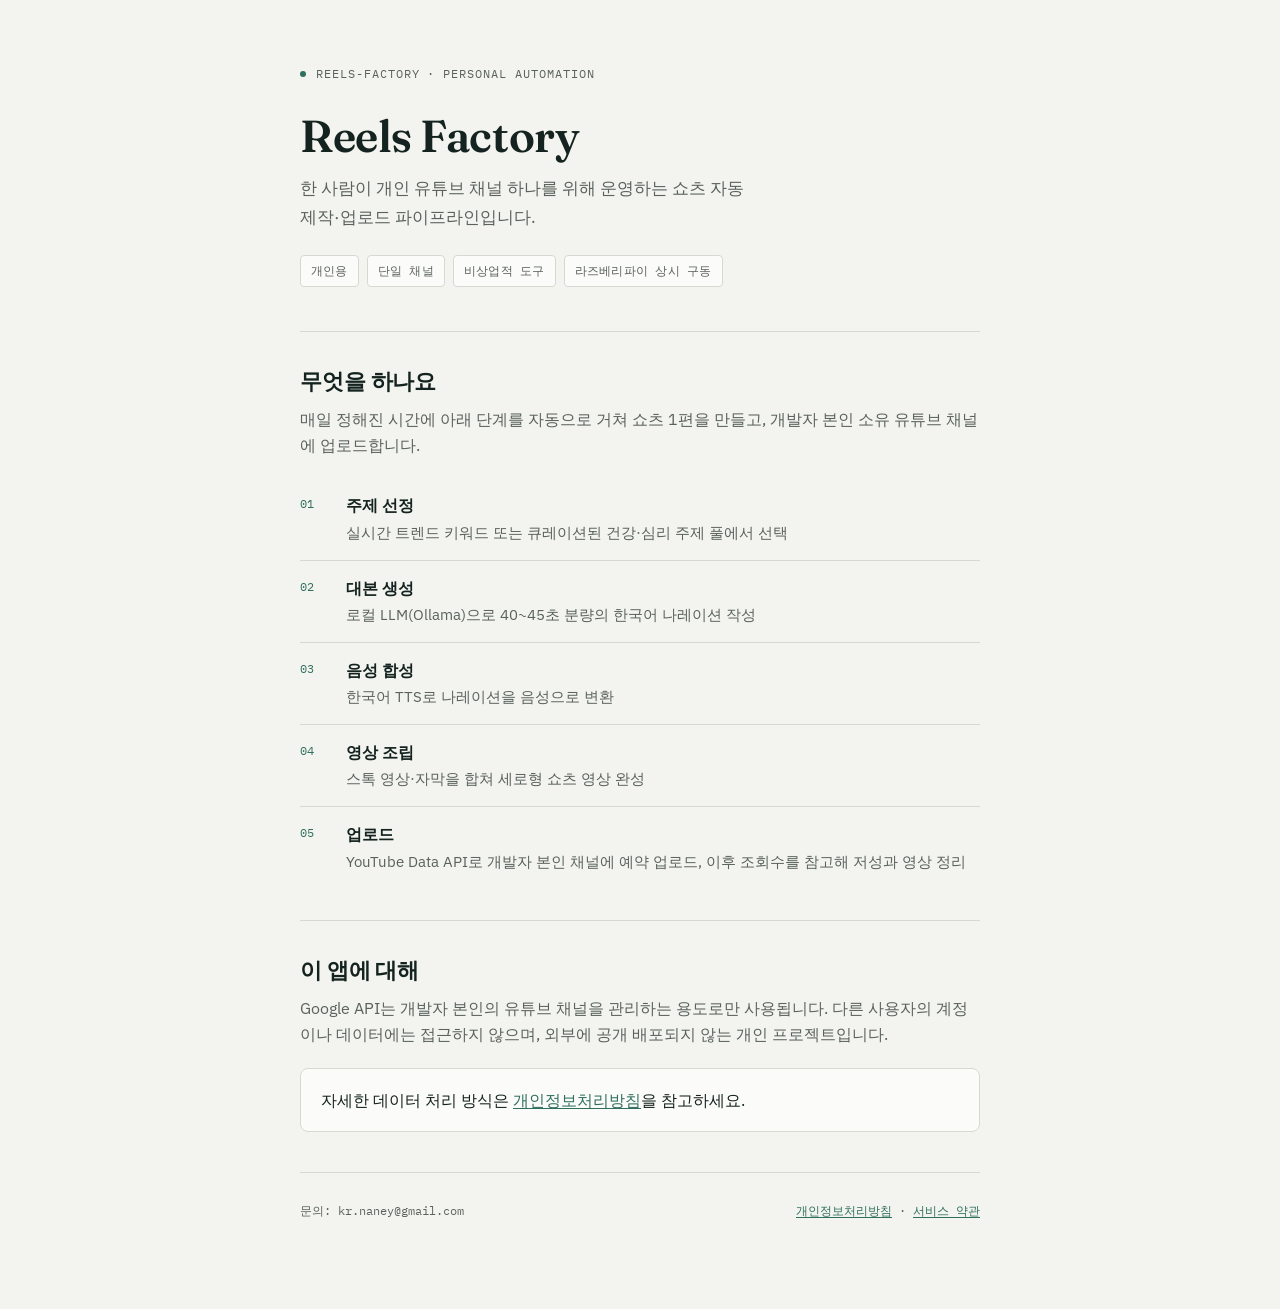
<file: index.html>
<!DOCTYPE html>
<html lang="ko">
<head>
<meta charset="UTF-8">
<meta name="viewport" content="width=device-width, initial-scale=1">
<title>Reels Factory</title>
<meta name="google-site-verification" content="o4fA6GDOjPgDtaAgLeWDMJcLNOhpmrbWEjuDl4i_91Y" />
<link rel="stylesheet" href="https://fonts.googleapis.com/css2?family=Fraunces:opsz,wght@9..144,500;9..144,600;9..144,700&family=IBM+Plex+Sans:wght@400;500;600&family=IBM+Plex+Mono:wght@400;500&display=swap">
<link rel="stylesheet" href="styles.css">
</head>
<body>

<div class="wrap">

  <div class="meta"><span class="dot"></span>reels-factory · personal automation</div>

  <h1>Reels Factory</h1>
  <p class="tagline">한 사람이 개인 유튜브 채널 하나를 위해 운영하는 쇼츠 자동 제작·업로드 파이프라인입니다.</p>

  <div class="tags">
    <span class="tag">개인용</span>
    <span class="tag">단일 채널</span>
    <span class="tag">비상업적 도구</span>
    <span class="tag">라즈베리파이 상시 구동</span>
  </div>

  <div class="section">
    <h2>무엇을 하나요</h2>
    <p class="lede">매일 정해진 시간에 아래 단계를 자동으로 거쳐 쇼츠 1편을 만들고, 개발자 본인 소유 유튜브 채널에 업로드합니다.</p>
    <ol class="pipeline">
      <li><span class="n">01</span><div><p class="stage-name">주제 선정</p><p class="stage-desc">실시간 트렌드 키워드 또는 큐레이션된 건강·심리 주제 풀에서 선택</p></div></li>
      <li><span class="n">02</span><div><p class="stage-name">대본 생성</p><p class="stage-desc">로컬 LLM(Ollama)으로 40~45초 분량의 한국어 나레이션 작성</p></div></li>
      <li><span class="n">03</span><div><p class="stage-name">음성 합성</p><p class="stage-desc">한국어 TTS로 나레이션을 음성으로 변환</p></div></li>
      <li><span class="n">04</span><div><p class="stage-name">영상 조립</p><p class="stage-desc">스톡 영상·자막을 합쳐 세로형 쇼츠 영상 완성</p></div></li>
      <li><span class="n">05</span><div><p class="stage-name">업로드</p><p class="stage-desc">YouTube Data API로 개발자 본인 채널에 예약 업로드, 이후 조회수를 참고해 저성과 영상 정리</p></div></li>
    </ol>
  </div>

  <div class="section">
    <h2>이 앱에 대해</h2>
    <p class="lede">Google API는 개발자 본인의 유튜브 채널을 관리하는 용도로만 사용됩니다. 다른 사용자의 계정이나 데이터에는 접근하지 않으며, 외부에 공개 배포되지 않는 개인 프로젝트입니다.</p>
    <div class="card">
      <p>자세한 데이터 처리 방식은 <a href="privacy.html">개인정보처리방침</a>을 참고하세요.</p>
    </div>
  </div>

  <footer>
    <span>문의: kr.naney@gmail.com</span>
    <span><a href="privacy.html">개인정보처리방침</a> · <a href="terms.html">서비스 약관</a></span>
  </footer>

</div>
</body>
</html>
</file>
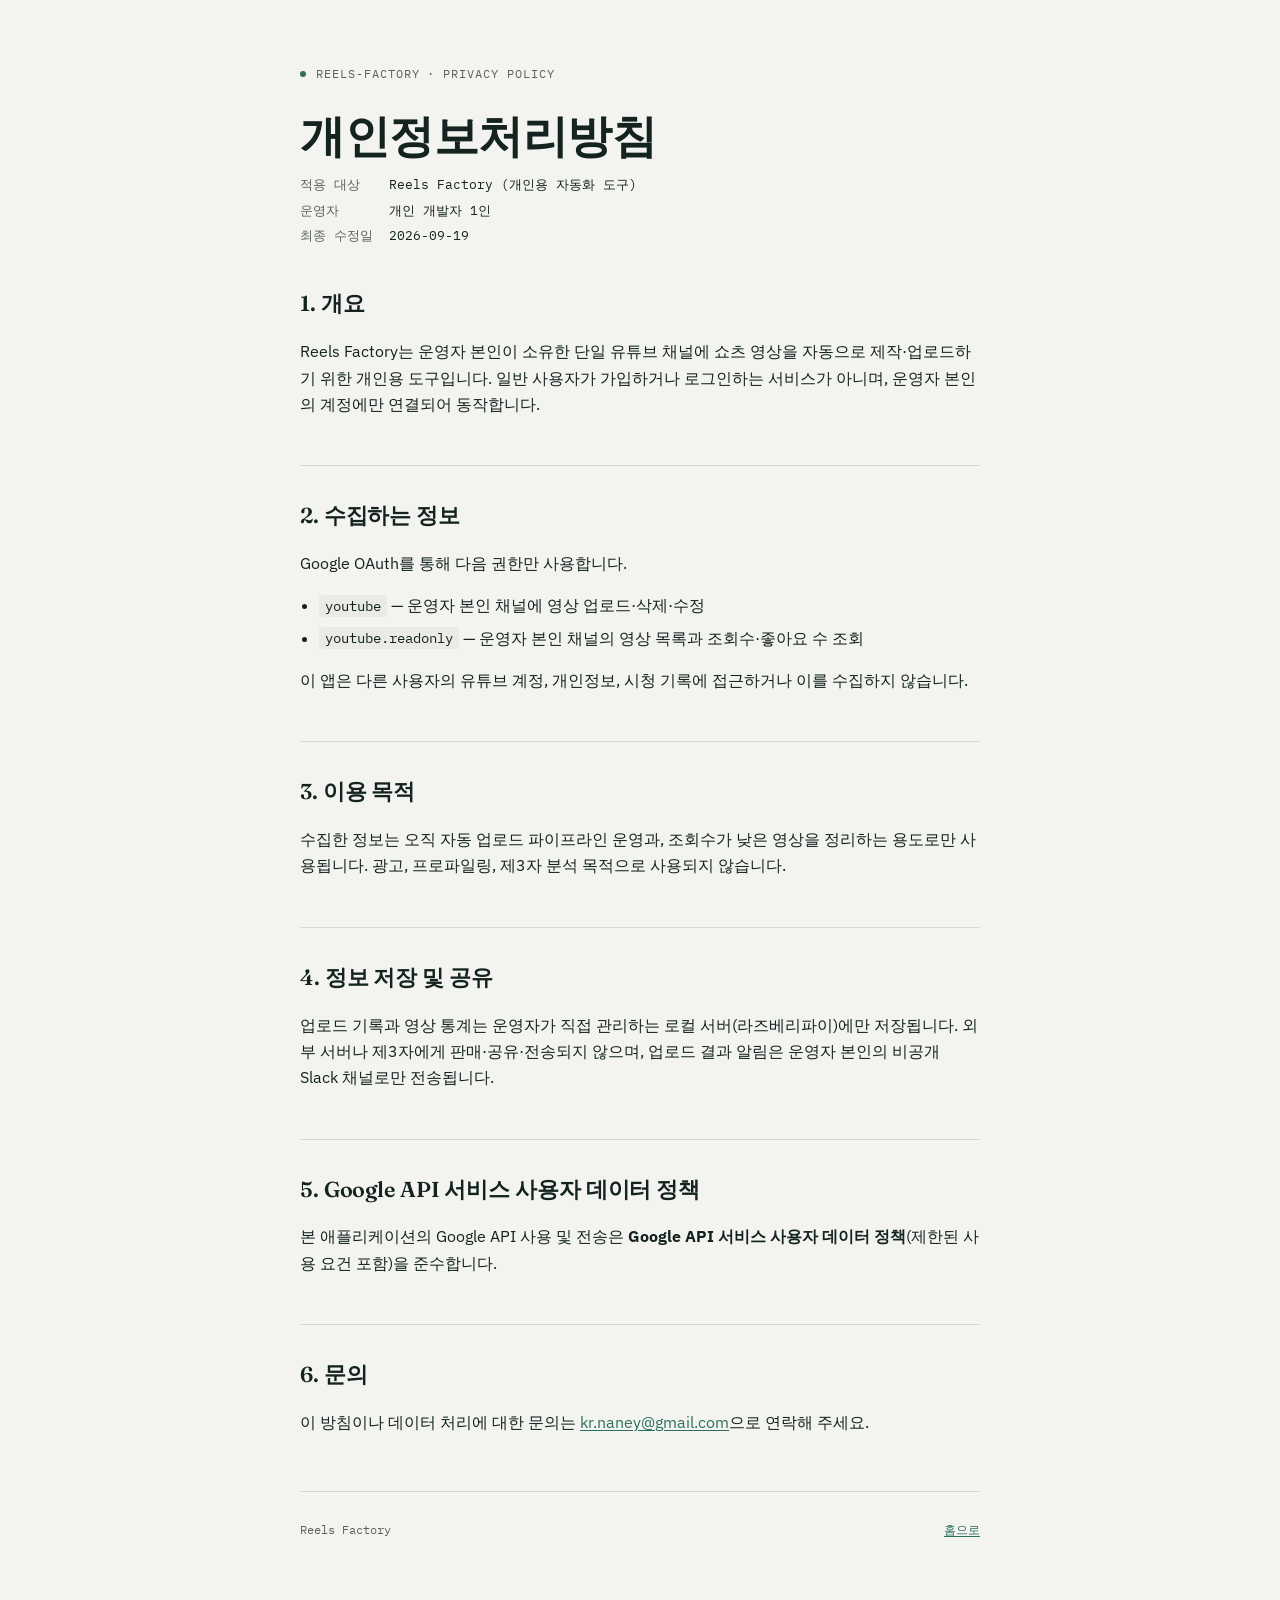
<file: privacy.html>
<!DOCTYPE html>
<html lang="ko">
<head>
<meta charset="UTF-8">
<meta name="viewport" content="width=device-width, initial-scale=1">
<title>개인정보처리방침 — Reels Factory</title>
<link rel="stylesheet" href="https://fonts.googleapis.com/css2?family=Fraunces:opsz,wght@9..144,500;9..144,600;9..144,700&family=IBM+Plex+Sans:wght@400;500;600&family=IBM+Plex+Mono:wght@400;500&display=swap">
<link rel="stylesheet" href="styles.css">
</head>
<body>

<div class="wrap">

  <div class="meta"><span class="dot"></span>reels-factory · privacy policy</div>

  <h1>개인정보처리방침</h1>

  <dl class="policy-meta">
    <dt>적용 대상</dt><dd>Reels Factory (개인용 자동화 도구)</dd>
    <dt>운영자</dt><dd>개인 개발자 1인</dd>
    <dt>최종 수정일</dt><dd>2026-09-19</dd>
  </dl>

  <div class="section" style="border-top:none; padding-top:0;">
    <h2>1. 개요</h2>
    <p>Reels Factory는 운영자 본인이 소유한 단일 유튜브 채널에 쇼츠 영상을 자동으로 제작·업로드하기 위한 개인용 도구입니다. 일반 사용자가 가입하거나 로그인하는 서비스가 아니며, 운영자 본인의 계정에만 연결되어 동작합니다.</p>
  </div>

  <div class="section">
    <h2>2. 수집하는 정보</h2>
    <p>Google OAuth를 통해 다음 권한만 사용합니다.</p>
    <ul class="plain">
      <li><code>youtube</code> — 운영자 본인 채널에 영상 업로드·삭제·수정</li>
      <li><code>youtube.readonly</code> — 운영자 본인 채널의 영상 목록과 조회수·좋아요 수 조회</li>
    </ul>
    <p>이 앱은 다른 사용자의 유튜브 계정, 개인정보, 시청 기록에 접근하거나 이를 수집하지 않습니다.</p>
  </div>

  <div class="section">
    <h2>3. 이용 목적</h2>
    <p>수집한 정보는 오직 자동 업로드 파이프라인 운영과, 조회수가 낮은 영상을 정리하는 용도로만 사용됩니다. 광고, 프로파일링, 제3자 분석 목적으로 사용되지 않습니다.</p>
  </div>

  <div class="section">
    <h2>4. 정보 저장 및 공유</h2>
    <p>업로드 기록과 영상 통계는 운영자가 직접 관리하는 로컬 서버(라즈베리파이)에만 저장됩니다. 외부 서버나 제3자에게 판매·공유·전송되지 않으며, 업로드 결과 알림은 운영자 본인의 비공개 Slack 채널로만 전송됩니다.</p>
  </div>

  <div class="section">
    <h2>5. Google API 서비스 사용자 데이터 정책</h2>
    <p>본 애플리케이션의 Google API 사용 및 전송은 <strong>Google API 서비스 사용자 데이터 정책</strong>(제한된 사용 요건 포함)을 준수합니다.</p>
  </div>

  <div class="section">
    <h2>6. 문의</h2>
    <p>이 방침이나 데이터 처리에 대한 문의는 <a href="mailto:kr.naney@gmail.com">kr.naney@gmail.com</a>으로 연락해 주세요.</p>
  </div>

  <footer>
    <span>Reels Factory</span>
    <span><a href="index.html">홈으로</a></span>
  </footer>

</div>
</body>
</html>
</file>
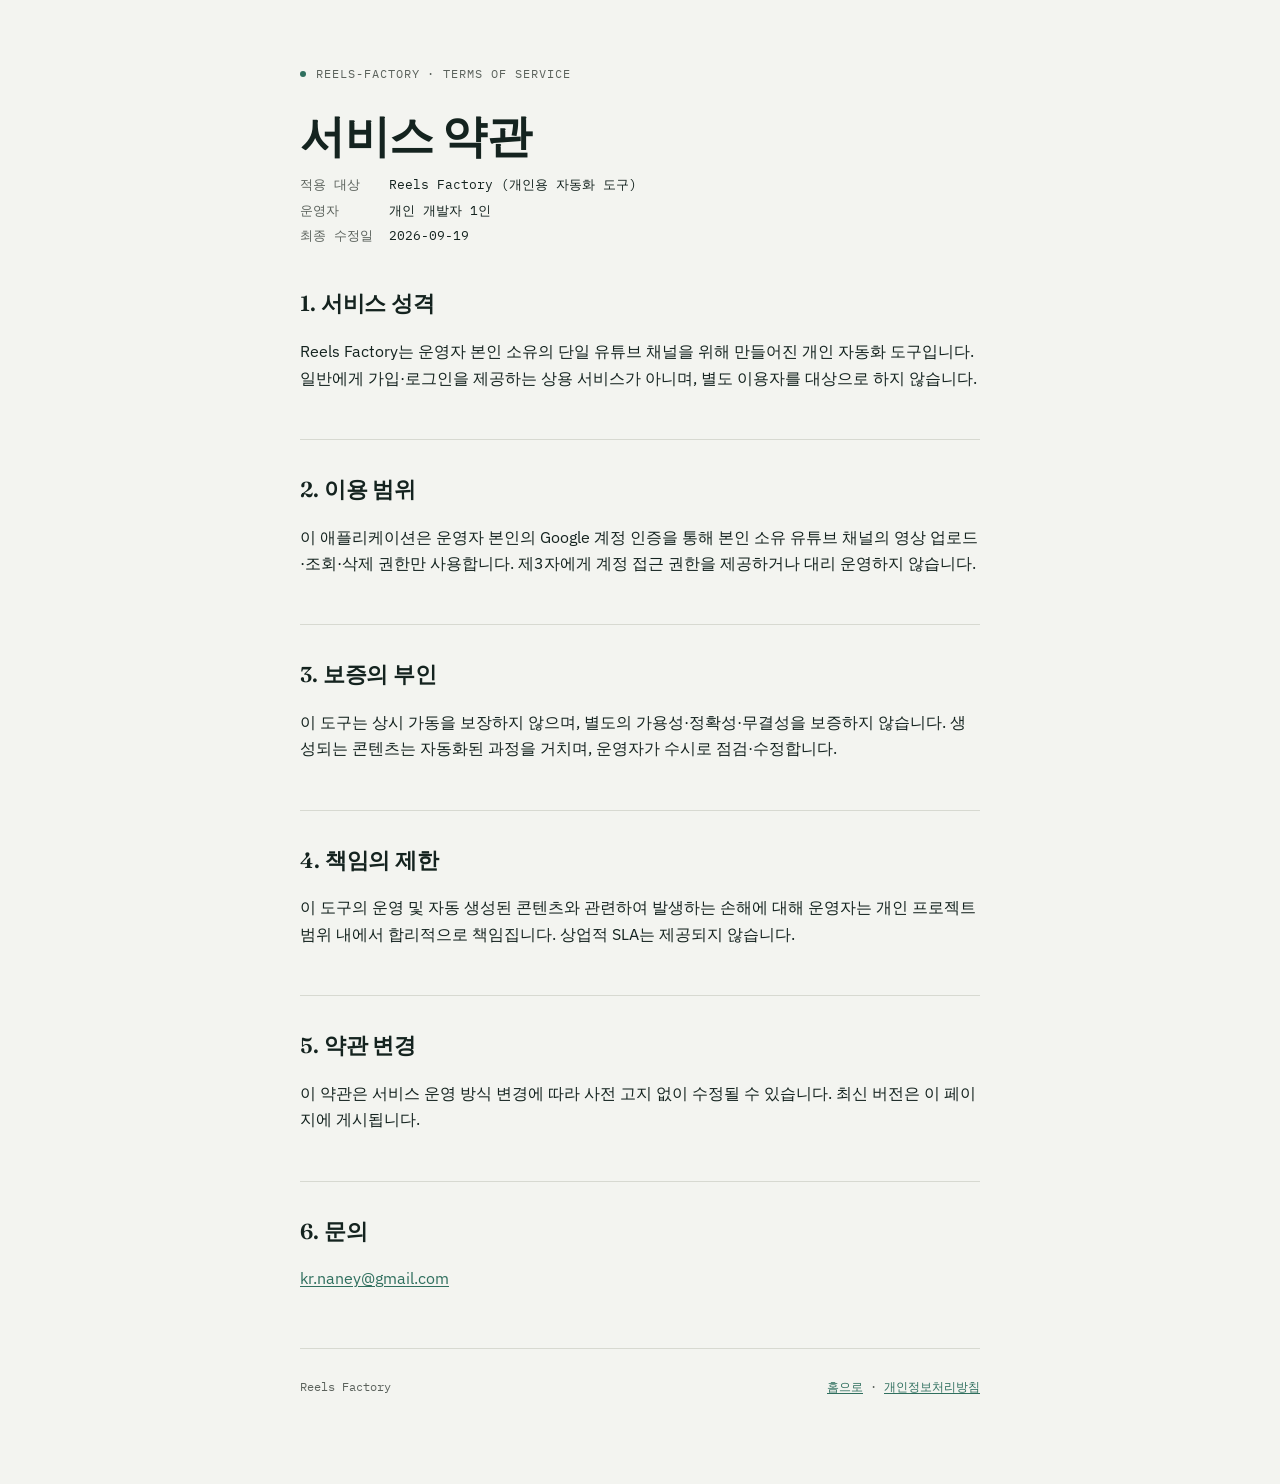
<file: terms.html>
<!DOCTYPE html>
<html lang="ko">
<head>
<meta charset="UTF-8">
<meta name="viewport" content="width=device-width, initial-scale=1">
<title>서비스 약관 — Reels Factory</title>
<link rel="stylesheet" href="https://fonts.googleapis.com/css2?family=Fraunces:opsz,wght@9..144,500;9..144,600;9..144,700&family=IBM+Plex+Sans:wght@400;500;600&family=IBM+Plex+Mono:wght@400;500&display=swap">
<link rel="stylesheet" href="styles.css">
</head>
<body>

<div class="wrap">

  <div class="meta"><span class="dot"></span>reels-factory · terms of service</div>

  <h1>서비스 약관</h1>

  <dl class="policy-meta">
    <dt>적용 대상</dt><dd>Reels Factory (개인용 자동화 도구)</dd>
    <dt>운영자</dt><dd>개인 개발자 1인</dd>
    <dt>최종 수정일</dt><dd>2026-09-19</dd>
  </dl>

  <div class="section" style="border-top:none; padding-top:0;">
    <h2>1. 서비스 성격</h2>
    <p>Reels Factory는 운영자 본인 소유의 단일 유튜브 채널을 위해 만들어진 개인 자동화 도구입니다. 일반에게 가입·로그인을 제공하는 상용 서비스가 아니며, 별도 이용자를 대상으로 하지 않습니다.</p>
  </div>

  <div class="section">
    <h2>2. 이용 범위</h2>
    <p>이 애플리케이션은 운영자 본인의 Google 계정 인증을 통해 본인 소유 유튜브 채널의 영상 업로드·조회·삭제 권한만 사용합니다. 제3자에게 계정 접근 권한을 제공하거나 대리 운영하지 않습니다.</p>
  </div>

  <div class="section">
    <h2>3. 보증의 부인</h2>
    <p>이 도구는 상시 가동을 보장하지 않으며, 별도의 가용성·정확성·무결성을 보증하지 않습니다. 생성되는 콘텐츠는 자동화된 과정을 거치며, 운영자가 수시로 점검·수정합니다.</p>
  </div>

  <div class="section">
    <h2>4. 책임의 제한</h2>
    <p>이 도구의 운영 및 자동 생성된 콘텐츠와 관련하여 발생하는 손해에 대해 운영자는 개인 프로젝트 범위 내에서 합리적으로 책임집니다. 상업적 SLA는 제공되지 않습니다.</p>
  </div>

  <div class="section">
    <h2>5. 약관 변경</h2>
    <p>이 약관은 서비스 운영 방식 변경에 따라 사전 고지 없이 수정될 수 있습니다. 최신 버전은 이 페이지에 게시됩니다.</p>
  </div>

  <div class="section">
    <h2>6. 문의</h2>
    <p><a href="mailto:kr.naney@gmail.com">kr.naney@gmail.com</a></p>
  </div>

  <footer>
    <span>Reels Factory</span>
    <span><a href="index.html">홈으로</a> · <a href="privacy.html">개인정보처리방침</a></span>
  </footer>

</div>
</body>
</html>
</file>
<file: styles.css>
:root {
  --paper: #f3f4f0;
  --paper-raised: #fbfbf9;
  --ink: #14231f;
  --muted: #5b625c;
  --line: #d7d9d1;
  --accent: #2f6f5e;
  --accent-ink: #ffffff;
  --accent-soft: #dbe8e2;
  --code-bg: #e9ebe4;
}

@media (prefers-color-scheme: dark) {
  :root:not([data-theme="light"]) {
    --paper: #121c19;
    --paper-raised: #16211d;
    --ink: #edf1ee;
    --muted: #9aa5a0;
    --line: #2a3733;
    --accent: #71c0a9;
    --accent-ink: #0b1613;
    --accent-soft: #1e332c;
    --code-bg: #1a2622;
  }
}

:root[data-theme="dark"] {
  --paper: #121c19;
  --paper-raised: #16211d;
  --ink: #edf1ee;
  --muted: #9aa5a0;
  --line: #2a3733;
  --accent: #71c0a9;
  --accent-ink: #0b1613;
  --accent-soft: #1e332c;
  --code-bg: #1a2622;
}

* { box-sizing: border-box; }

body {
  background: var(--paper);
  color: var(--ink);
  font-family: "IBM Plex Sans", "Noto Sans KR", system-ui, sans-serif;
  font-size: 16px;
  line-height: 1.65;
  padding-inline: max(20px, calc((100vw - 720px) / 2));
  padding-block: 56px 80px;
}

.wrap { max-width: 680px; margin-inline: auto; }

.meta {
  font-family: "IBM Plex Mono", ui-monospace, monospace;
  font-size: 12px;
  letter-spacing: 0.08em;
  text-transform: uppercase;
  color: var(--muted);
  display: flex;
  align-items: center;
  gap: 10px;
  margin-bottom: 28px;
}

.meta .dot {
  width: 6px; height: 6px; border-radius: 50%;
  background: var(--accent);
  flex: none;
}

h1 {
  font-family: "Fraunces", Georgia, serif;
  font-optical-sizing: auto;
  font-weight: 600;
  font-size: clamp(2.1rem, 5vw, 2.8rem);
  line-height: 1.08;
  letter-spacing: -0.01em;
  text-wrap: balance;
  margin: 0 0 14px;
}

.tagline {
  font-size: 1.08rem;
  color: var(--muted);
  max-width: 46ch;
  margin: 0 0 24px;
}

.tags {
  display: flex;
  flex-wrap: wrap;
  gap: 8px;
  margin-bottom: 44px;
}

.tag {
  font-family: "IBM Plex Mono", ui-monospace, monospace;
  font-size: 12px;
  letter-spacing: 0.02em;
  padding: 5px 10px;
  border: 1px solid var(--line);
  border-radius: 4px;
  color: var(--muted);
  background: var(--paper-raised);
}

h2 {
  font-family: "Fraunces", Georgia, serif;
  font-weight: 600;
  font-size: 1.35rem;
  letter-spacing: -0.005em;
  margin: 0 0 6px;
  text-wrap: balance;
}

.section {
  padding-block: 32px;
  border-top: 1px solid var(--line);
}

.section > p { color: var(--ink); }
.section .lede { color: var(--muted); margin-top: 0; margin-bottom: 20px; }

.pipeline {
  list-style: none;
  margin: 0;
  padding: 0;
  display: flex;
  flex-direction: column;
  gap: 0;
}

.pipeline li {
  display: grid;
  grid-template-columns: 32px 1fr;
  gap: 14px;
  padding-block: 14px;
  border-top: 1px solid var(--line);
}
.pipeline li:first-child { border-top: none; }

.pipeline .n {
  font-family: "IBM Plex Mono", ui-monospace, monospace;
  font-size: 12px;
  color: var(--accent);
  padding-top: 2px;
}

.pipeline .stage-name {
  font-weight: 600;
  margin: 0 0 2px;
}

.pipeline .stage-desc {
  color: var(--muted);
  font-size: 0.94rem;
  margin: 0;
}

.card {
  background: var(--paper-raised);
  border: 1px solid var(--line);
  border-radius: 8px;
  padding: 18px 20px;
  margin-top: 4px;
}

.card p { margin: 0; }
.card + .card { margin-top: 10px; }

a { color: var(--accent); text-decoration-thickness: 1px; text-underline-offset: 2px; }
a:focus-visible, button:focus-visible { outline: 2px solid var(--accent); outline-offset: 2px; }

code, .mono {
  font-family: "IBM Plex Mono", ui-monospace, monospace;
  font-size: 0.9em;
  background: var(--code-bg);
  padding: 0.1em 0.4em;
  border-radius: 3px;
}

footer {
  margin-top: 8px;
  padding-top: 28px;
  border-top: 1px solid var(--line);
  display: flex;
  justify-content: space-between;
  align-items: baseline;
  gap: 12px;
  flex-wrap: wrap;
  font-family: "IBM Plex Mono", ui-monospace, monospace;
  font-size: 12px;
  color: var(--muted);
}

dl.policy-meta {
  display: grid;
  grid-template-columns: max-content 1fr;
  gap: 4px 16px;
  font-family: "IBM Plex Mono", ui-monospace, monospace;
  font-size: 13px;
  color: var(--muted);
  margin: 0 0 40px;
}
dl.policy-meta dt { color: var(--muted); }
dl.policy-meta dd { margin: 0; color: var(--ink); }

ul.plain { margin: 0; padding-left: 1.2em; color: var(--ink); }
ul.plain li { margin-bottom: 6px; }
</file>
